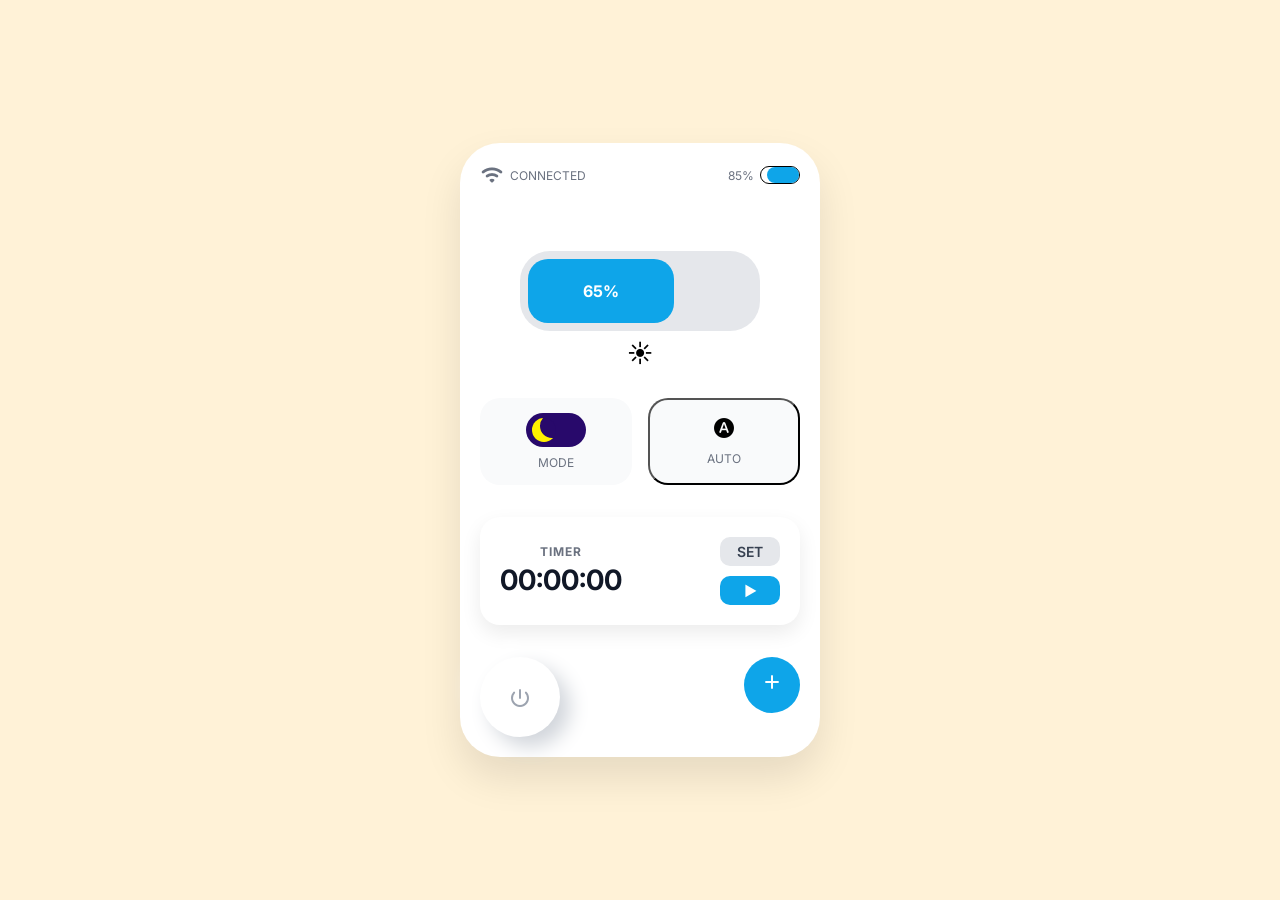
<file: web/index.html>
<!DOCTYPE html>
<html lang="en">
<head>
    <meta charset="UTF-8">
    <meta name="viewport" content="width=device-width, initial-scale=1.0">
    <title>Remote Dashboard</title>

    <!-- Google Fonts & Icons -->
    <link href="https://fonts.googleapis.com/css2?family=Inter:wght@300;400;500;600;700&display=swap" rel="stylesheet">
    <link href="https://fonts.googleapis.com/icon?family=Material+Icons+Round" rel="stylesheet">

    <!-- Custom CSS -->
    <link rel="stylesheet" href="style.css">
</head>
<body>

<main class="dashboard">

    <!-- Top Status Bar -->
    <header class="status-bar">
        <div class="status-left">
            <span class="material-icons-round">wifi</span>
            <span>CONNECTED</span>
        </div>

        <div class="status-right">
            <span>85%</span>
            <div class="battery-container">
              <div class="percentage-bar"></div>
            </div>
        </div>
    </header>

    <!-- Main Content -->
    <section class="content">

      <!-- Brightness Slider -->
<!-- Brightness Slider -->

<div class="brigtness-container" id="brightnessContainer">

  <!-- CENTER ICON -->

  <!-- FILL -->
  <div class="brigtness-fill" id="brightnessFill">
    <span class="brigtness-percent" id="brightnessPercent">65%</span>
  </div>

</div>
<span class="brigtness-icon" style="margin-bottom: 5%; font-size: 25px;">&#9728;</span>

<!-- Toast Message -->
<div id="toast" class="toast">Brightness: 65%</div>



        <!-- Controls -->
        <div class="controls">

            <!-- Mode Switch -->
            <div class="card">
                <label class="switch">
                  <input type="checkbox" id="modeToggle">
                  <span class="slider"></span>
                </label>
                <p>MODE</p>
            </div>
            <!-- Toast -->
            <!-- Auto Button -->
            <button class="card button">
                <span class="material-icons-round">hdr_auto</span>
                <p>AUTO</p>
            </button>

            
            
                
            
        
        </div>
        <!-- Timer -->
            
        <div class="timer-card">
          <div class="timer-left">
            <h4>TIMER</h4>
            <p class="time">
              <span id="timerScreen">00:00:00</span>
            </p>
          </div>
        
          <div class="timer-buttons">
            <button id="setBtn">SET</button>
            <button id="playPauseBtn">▶</button>
          </div>
        </div>
        
        <!-- Toast -->
        <div id="toast" class="toast">Timer Finished</div>
        <!-- Bottom Buttons -->
        <div class="bottom-buttons">
            <button class="power-btn">
                <span class="material-icons-round">power_settings_new</span>
            </button>

            <button class="add-btn">
                <span class="material-icons-round">add</span>
            </button>
        </div>

    </section>

</main>
<div id="toast" class="toast">Mode</div>



<script src="script.js"></script>
</body>
</html>
</file>
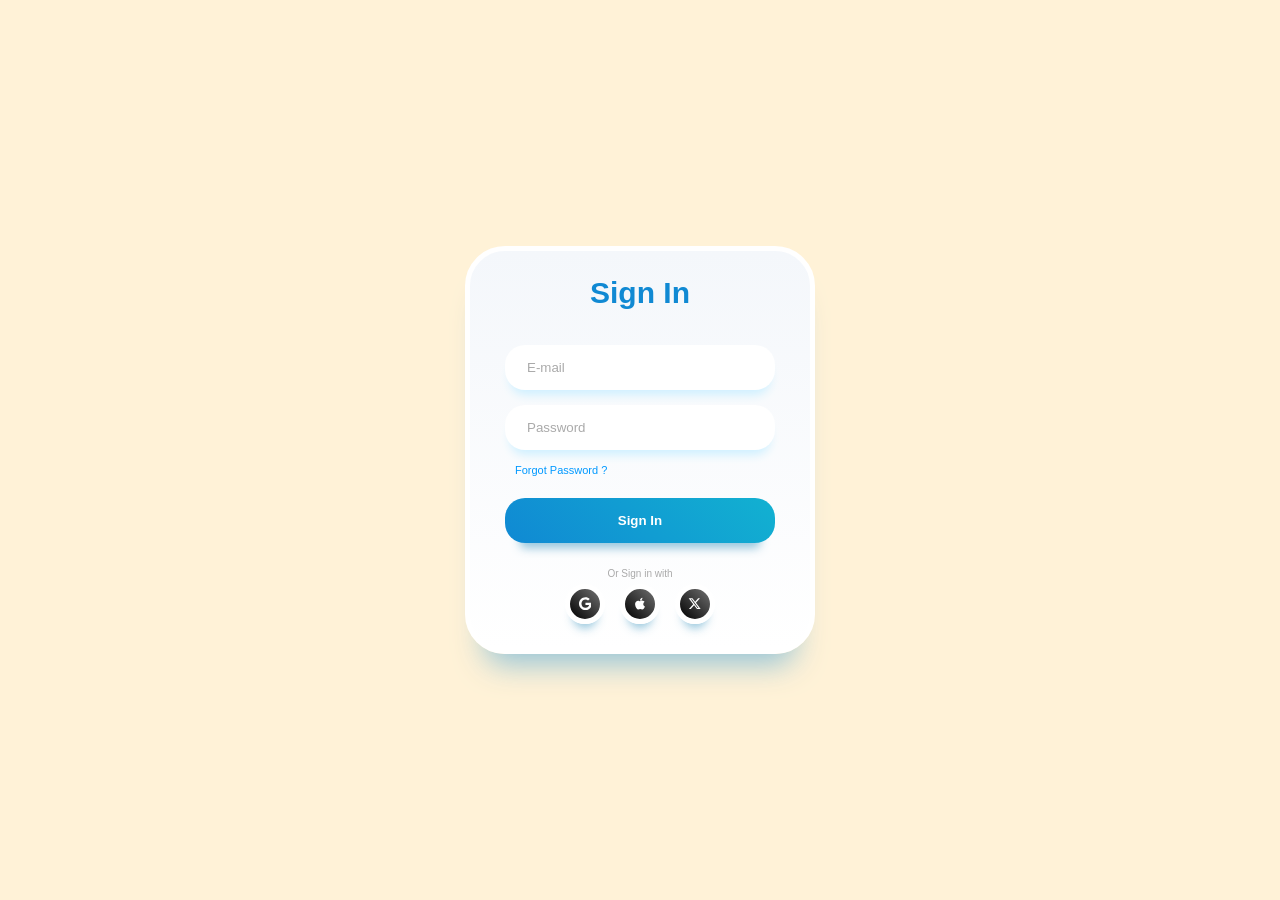
<file: web/login.html>
<!DOCTYPE html>
<html lang="en">
<head>
    <meta charset="UTF-8">
    <meta name="viewport" content="width=device-width, initial-scale=1.0">
    <title>LOGIN</title>
    <link rel="stylesheet" href="./login.css">
</head>
<body>
<div class="container">
    <div class="heading">Sign In</div>
    <form action="" class="form">
      <input required="" class="input" type="email" name="email" id="email" placeholder="E-mail">
      <input required="" class="input" type="password" name="password" id="password" placeholder="Password">
      <span class="forgot-password"><a href="#">Forgot Password ?</a></span>
      <input class="login-button" type="submit" value="Sign In">
      
    </form>
    <div class="social-account-container">
        <span class="title">Or Sign in with</span>
        <div class="social-accounts">
          <button class="social-button google">
            <svg class="svg" xmlns="http://www.w3.org/2000/svg" height="1em" viewBox="0 0 488 512">
              <path d="M488 261.8C488 403.3 391.1 504 248 504 110.8 504 0 393.2 0 256S110.8 8 248 8c66.8 0 123 24.5 166.3 64.9l-67.5 64.9C258.5 52.6 94.3 116.6 94.3 256c0 86.5 69.1 156.6 153.7 156.6 98.2 0 135-70.4 140.8-106.9H248v-85.3h236.1c2.3 12.7 3.9 24.9 3.9 41.4z"></path>
            </svg></button>
          <button class="social-button apple">
            <svg class="svg" xmlns="http://www.w3.org/2000/svg" height="1em" viewBox="0 0 384 512">
              <path d="M318.7 268.7c-.2-36.7 16.4-64.4 50-84.8-18.8-26.9-47.2-41.7-84.7-44.6-35.5-2.8-74.3 20.7-88.5 20.7-15 0-49.4-19.7-76.4-19.7C63.3 141.2 4 184.8 4 273.5q0 39.3 14.4 81.2c12.8 36.7 59 126.7 107.2 125.2 25.2-.6 43-17.9 75.8-17.9 31.8 0 48.3 17.9 76.4 17.9 48.6-.7 90.4-82.5 102.6-119.3-65.2-30.7-61.7-90-61.7-91.9zm-56.6-164.2c27.3-32.4 24.8-61.9 24-72.5-24.1 1.4-52 16.4-67.9 34.9-17.5 19.8-27.8 44.3-25.6 71.9 26.1 2 49.9-11.4 69.5-34.3z"></path>
            </svg>
          </button>
          <button class="social-button twitter">
            <svg class="svg" xmlns="http://www.w3.org/2000/svg" height="1em" viewBox="0 0 512 512">
              <path d="M389.2 48h70.6L305.6 224.2 487 464H345L233.7 318.6 106.5 464H35.8L200.7 275.5 26.8 48H172.4L272.9 180.9 389.2 48zM364.4 421.8h39.1L151.1 88h-42L364.4 421.8z"></path>
            </svg>
          </button>
        </div>
      </div>
  </div>
</body>
</html>
</file>
<file: web/style.css>
* {
  margin: 0;
  padding: 0;
  box-sizing: border-box;
  font-family: "Inter", sans-serif;
}

body {
  background: #fff2d7;
  display: flex;
  justify-content: center;
  align-items: center;
  min-height: 100vh;
}

/* Dashboard */
.dashboard {
  width: 360px;
  background: #ffffff;
  border-radius: 40px;
  padding: 20px;
  box-shadow: 0 20px 40px rgba(0,0,0,0.1);
}

/* Status Bar */
.status-bar {
  display: flex;
  justify-content: space-between;
  color: #6b7280;
  font-size: 12px;
}

.status-left,
.status-right {
  display: flex;
  align-items: center;
  gap: 6px;
}

.battery {
  transform: rotate(90deg);
  color: #0ea5e9;
}

/* Content */
.content {
  margin-top: 20px;
  text-align: center;
}

/* brightness */
.brigtness-container {
  width: 240px;          /* was height */
  height: 80px;          /* was width */
  background: #e5e7eb;
  border-radius: 30px;
  margin-top: 20%;
  margin-bottom: 2%;
  margin-left: auto;
  margin-right: auto;
  display: flex;
  align-items: center;
  justify-content: flex-start; /* fill from left */
  padding: 8px;
  cursor: pointer;
}

.brigtness-fill {
  background: #0ea5e9;
  width: 65%;            /* was height */
  height: 100%;
  border-radius: 20px;
  position: relative;
}

.brigtness-percent {
  position: absolute;
  top: 50%;
  left: 50%;
  transform: translate(-50%, -50%);
  color: #fff;
  font-weight: bold;
}

/* Toast Message */
.toast {
  position: fixed;
  bottom: 40px;
  left: 50%;
  transform: translateX(-50%) scale(0.9);
  background-color: #111;
  color: #fff;
  padding: 10px 18px;
  border-radius: 25px;
  font-size: 14px;
  font-weight: 500;
  opacity: 0;
  pointer-events: none;
  transition: opacity 0.3s ease, transform 0.3s ease;
  z-index: 9999;
}

/* Visible toast */
.toast.show {
  opacity: 1;
  transform: translateX(-50%) scale(1);
}


/* Controls */
.controls {
  display: grid;
  grid-template-columns: repeat(2, 1fr);
  gap: 16px;
  margin-top: 30px;
}

.card {
  background: #f9fafb;
  padding: 15px;
  border-radius: 20px;
  text-align: center;
  cursor: pointer;
}

/* From Uiverse.io by alexruix */ 
/* The switch - the box around the slider */
.switch {
  font-size: 17px;
  position: relative;
  display: inline-block;
  width: 3.5em;
  height: 2em;
}

/* Hide default HTML checkbox */
.switch input {
  opacity: 0;
  width: 0;
  height: 0;
}

/* The slider */
.slider {
  --background: #28096b;
  position: absolute;
  cursor: pointer;
  top: 0;
  left: 0;
  right: 0;
  bottom: 0;
  background-color: var(--background);
  transition: .5s;
  border-radius: 30px;
}

.slider:before {
  position: absolute;
  content: "";
  height: 1.4em;
  width: 1.4em;
  border-radius: 50%;
  left: 10%;
  bottom: 15%;
  box-shadow: inset 8px -4px 0px 0px #fff000;
  background: var(--background);
  transition: .5s;
}

input:checked + .slider {
  background-color: #522ba7;
}

input:checked + .slider:before {
  transform: translateX(100%);
  box-shadow: inset 15px -4px 0px 15px #fff000;
}
.card p {
  margin-top: 8px;
  font-size: 12px;
  color: #6b7280;
}

/* Timer */


/* Bottom Buttons */
.bottom-buttons {
  display: flex;
  justify-content: space-between;
  margin-top: 25px;
}

.power-btn {
  width: 80px;
  height: 80px;
  border-radius: 50%;
  border: none;
  background: #ffffff;
  box-shadow: 10px 10px 20px #d1d5db,
              -10px -10px 20px #ffffff;
  font-size: 36px;
  color: #9ca3af;
  cursor: pointer;
}

.add-btn {
  width: 56px;
  height: 56px;
  border-radius: 50%;
  border: none;
  background: #0ea5e9;
  color: white;
  font-size: 24px;
  cursor: pointer;
}

button{
  transition: all 0.2s;
}
button:active{
  background-color: #aaaaaa;
}


.battery-container{
  width: 40px;
  height: 18px;
  border: 1px solid black;
  border-radius: 30px;
  display: flex;
  justify-content: end;
}
.percentage-bar{
  background-color: #0ea5e9;
  width: 85%;
  height: 16px;
  border-radius: 30px;
}


/* TIMER CARD */
.timer-card {
  background: #ffffff;
  padding: 20px;
  border-radius: 20px;
  display: flex;
  justify-content: space-between;
  align-items: center;
  box-shadow: 0 8px 20px rgba(0, 0, 0, 0.08);
  margin-top: 10%;
  margin-bottom: 10%;
}

/* LEFT SECTION */
.timer-left h4 {
  font-size: 12px;
  letter-spacing: 1px;
  color: #6b7280;
  margin-bottom: 4px;
}

.time {
  font-size: 28px;
  font-weight: bold;
  color: #111827;
}

/* BUTTON CONTAINER */
.timer-buttons {
  display: flex;
  flex-direction: column;
  gap: 10px;
}

/* COMMON BUTTON STYLE */
.timer-buttons button {
  width: 60px;
  padding: 6px 0;
  border: none;
  border-radius: 10px;
  font-size: 14px;
  font-weight: 600;
  cursor: pointer;
  transition: transform 0.1s ease, box-shadow 0.1s ease;
}

/* SET BUTTON */
#setBtn {
  background: #e5e7eb;
  color: #374151;
}

#setBtn:hover {
  background: #d1d5db;
}

/* PLAY / PAUSE BUTTON */
#playPauseBtn {
  background: #0ea5e9;
  color: #ffffff;
}

#playPauseBtn:hover {
  background: #0284c7;
}

/* BUTTON PRESS EFFECT */
.timer-buttons button:active {
  transform: scale(0.95);
}

/* TOAST MESSAGE */
.toast {
  position: fixed;
  bottom: 40px;
  left: 50%;
  transform: translateX(-50%) translateY(10px);
  background: rgba(0, 0, 0, 0.9);
  color: #ffffff;
  padding: 10px 18px;
  border-radius: 22px;
  font-size: 14px;
  font-weight: 500;
  opacity: 0;
  pointer-events: none;
  transition: opacity 0.3s ease, transform 0.3s ease;
  z-index: 999;
}

/* SHOW TOAST */
.toast.show {
  opacity: 1;
  transform: translateX(-50%) translateY(0);
}
</file>
<file: web/login.css>
* {
    margin: 0;
    padding: 0;
    box-sizing: border-box;
    font-family: "Inter", sans-serif;
  }
  
  body {
    background: #fff2d7;
    display: flex;
    justify-content: center;
    align-items: center;
    min-height: 100vh;
  }

  .container {
    max-width: 350px;
    background: #F8F9FD;
    background: linear-gradient(0deg, rgb(255, 255, 255) 0%, rgb(244, 247, 251) 100%);
    border-radius: 40px;
    padding: 25px 35px;
    border: 5px solid rgb(255, 255, 255);
    box-shadow: rgba(133, 189, 215, 0.8784313725) 0px 30px 30px -20px;
    margin: 20px;
  }
  
  .heading {
    text-align: center;
    font-weight: 900;
    font-size: 30px;
    color: rgb(16, 137, 211);
  }
  
  .form {
    margin-top: 20px;
  }
  
  .form .input {
    width: 100%;
    background: white;
    border: none;
    padding: 15px 20px;
    border-radius: 20px;
    margin-top: 15px;
    box-shadow: #cff0ff 0px 10px 10px -5px;
    border-inline: 2px solid transparent;
  }
  
  .form .input::-moz-placeholder {
    color: rgb(170, 170, 170);
  }
  
  .form .input::placeholder {
    color: rgb(170, 170, 170);
  }
  
  .form .input:focus {
    outline: none;
    border-inline: 2px solid #12B1D1;
  }
  
  .form .forgot-password {
    display: block;
    margin-top: 10px;
    margin-left: 10px;
  }
  
  .form .forgot-password a {
    font-size: 11px;
    color: #0099ff;
    text-decoration: none;
  }
  
  .form .login-button {
    display: block;
    width: 100%;
    font-weight: bold;
    background: linear-gradient(45deg, rgb(16, 137, 211) 0%, rgb(18, 177, 209) 100%);
    color: white;
    padding-block: 15px;
    margin: 20px auto;
    border-radius: 20px;
    box-shadow: rgba(133, 189, 215, 0.8784313725) 0px 20px 10px -15px;
    border: none;
    transition: all 0.2s ease-in-out;
  }
  
  .form .login-button:hover {
    transform: scale(1.03);
    box-shadow: rgba(133, 189, 215, 0.8784313725) 0px 23px 10px -20px;
  }
  
  .form .login-button:active {
    transform: scale(0.95);
    box-shadow: rgba(133, 189, 215, 0.8784313725) 0px 15px 10px -10px;
  }
  
  .social-account-container {
    margin-top: 25px;
  }
  
  .social-account-container .title {
    display: block;
    text-align: center;
    font-size: 10px;
    color: rgb(170, 170, 170);
  }
  
  .social-account-container .social-accounts {
    width: 100%;
    display: flex;
    justify-content: center;
    gap: 15px;
    margin-top: 5px;
  }
  
  .social-account-container .social-accounts .social-button {
    background: linear-gradient(45deg, rgb(0, 0, 0) 0%, rgb(112, 112, 112) 100%);
    border: 5px solid white;
    padding: 5px;
    border-radius: 50%;
    width: 40px;
    aspect-ratio: 1;
    display: grid;
    place-content: center;
    box-shadow: rgba(133, 189, 215, 0.8784313725) 0px 12px 10px -8px;
    transition: all 0.2s ease-in-out;
  }
  
  .social-account-container .social-accounts .social-button .svg {
    fill: white;
    margin: auto;
  }
  
  .social-account-container .social-accounts .social-button:hover {
    transform: scale(1.2);
  }
  
  .social-account-container .social-accounts .social-button:active {
    transform: scale(0.9);
  }
  
  .agreement {
    display: block;
    text-align: center;
    margin-top: 15px;
  }
  
  .agreement a {
    text-decoration: none;
    color: #0099ff;
    font-size: 9px;
  }
</file>
